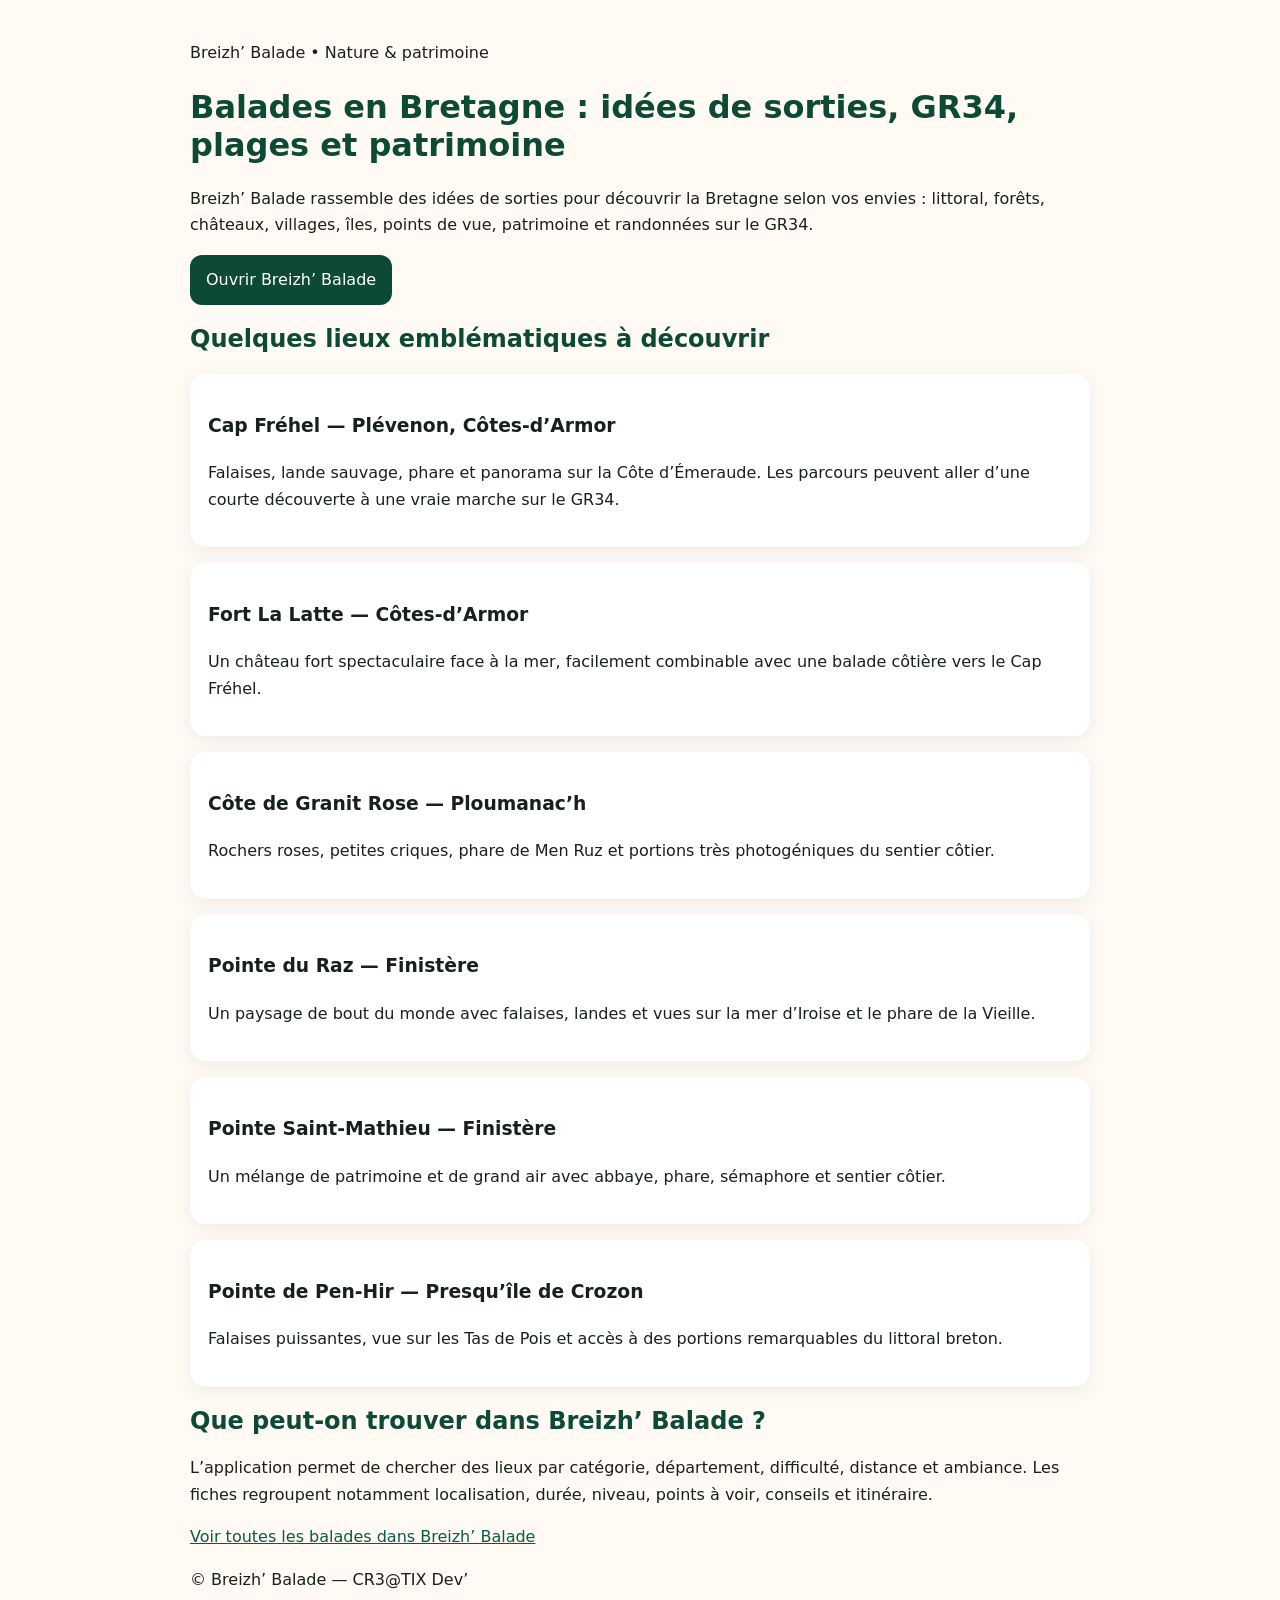
<file: guide-bretagne.html>
<!doctype html><html lang="fr"><head><meta charset="utf-8"><meta name="viewport" content="width=device-width,initial-scale=1"><title>Balades en Bretagne : idées de sorties, GR34, plages et patrimoine | Breizh’ Balade</title><meta name="description" content="Découvrez des idées de balades et sorties en Bretagne : Finistère, Côtes-d’Armor, GR34, plages, falaises, châteaux, patrimoine et lieux nature avec Breizh’ Balade."><meta name="robots" content="index,follow,max-image-preview:large"><link rel="canonical" href="https://kevinlabens-del.github.io/breizh-balade/guide-bretagne.html"><meta property="og:type" content="website"><meta property="og:locale" content="fr_FR"><meta property="og:title" content="Balades en Bretagne | Breizh’ Balade"><meta property="og:description" content="Un guide de sorties et balades en Bretagne : littoral, GR34, patrimoine et nature."><meta property="og:url" content="https://kevinlabens-del.github.io/breizh-balade/guide-bretagne.html"><script type="application/ld+json">{"@context":"https://schema.org","@type":"CollectionPage","name":"Balades en Bretagne — Breizh’ Balade","url":"https://kevinlabens-del.github.io/breizh-balade/guide-bretagne.html","description":"Guide de balades, sorties nature et patrimoine en Bretagne.","isPartOf":{"@type":"WebSite","name":"Breizh’ Balade","url":"https://kevinlabens-del.github.io/breizh-balade/"}}</script><style>body{font-family:system-ui,-apple-system,sans-serif;max-width:900px;margin:auto;padding:24px;line-height:1.65;color:#17211b;background:#fffaf3}h1,h2{line-height:1.2;color:#0d4a35}a{color:#075c43}article{background:#fff;padding:18px;border-radius:16px;margin:16px 0;box-shadow:0 4px 18px #0001}.cta{display:inline-block;padding:12px 16px;background:#0d4a35;color:white;border-radius:12px;text-decoration:none}</style></head><body><header><p>Breizh’ Balade • Nature & patrimoine</p><h1>Balades en Bretagne : idées de sorties, GR34, plages et patrimoine</h1><p>Breizh’ Balade rassemble des idées de sorties pour découvrir la Bretagne selon vos envies : littoral, forêts, châteaux, villages, îles, points de vue, patrimoine et randonnées sur le GR34.</p><a class="cta" href="https://kevinlabens-del.github.io/breizh-balade/?bb_splash=done">Ouvrir Breizh’ Balade</a></header><main><h2>Quelques lieux emblématiques à découvrir</h2><article><h3>Cap Fréhel — Plévenon, Côtes-d’Armor</h3><p>Falaises, lande sauvage, phare et panorama sur la Côte d’Émeraude. Les parcours peuvent aller d’une courte découverte à une vraie marche sur le GR34.</p></article><article><h3>Fort La Latte — Côtes-d’Armor</h3><p>Un château fort spectaculaire face à la mer, facilement combinable avec une balade côtière vers le Cap Fréhel.</p></article><article><h3>Côte de Granit Rose — Ploumanac’h</h3><p>Rochers roses, petites criques, phare de Men Ruz et portions très photogéniques du sentier côtier.</p></article><article><h3>Pointe du Raz — Finistère</h3><p>Un paysage de bout du monde avec falaises, landes et vues sur la mer d’Iroise et le phare de la Vieille.</p></article><article><h3>Pointe Saint-Mathieu — Finistère</h3><p>Un mélange de patrimoine et de grand air avec abbaye, phare, sémaphore et sentier côtier.</p></article><article><h3>Pointe de Pen-Hir — Presqu’île de Crozon</h3><p>Falaises puissantes, vue sur les Tas de Pois et accès à des portions remarquables du littoral breton.</p></article><h2>Que peut-on trouver dans Breizh’ Balade ?</h2><p>L’application permet de chercher des lieux par catégorie, département, difficulté, distance et ambiance. Les fiches regroupent notamment localisation, durée, niveau, points à voir, conseils et itinéraire.</p><p><a href="https://kevinlabens-del.github.io/breizh-balade/?bb_splash=done">Voir toutes les balades dans Breizh’ Balade</a></p></main><footer><p>© Breizh’ Balade — CR3@TIX Dev’</p></footer></body></html>
</file>
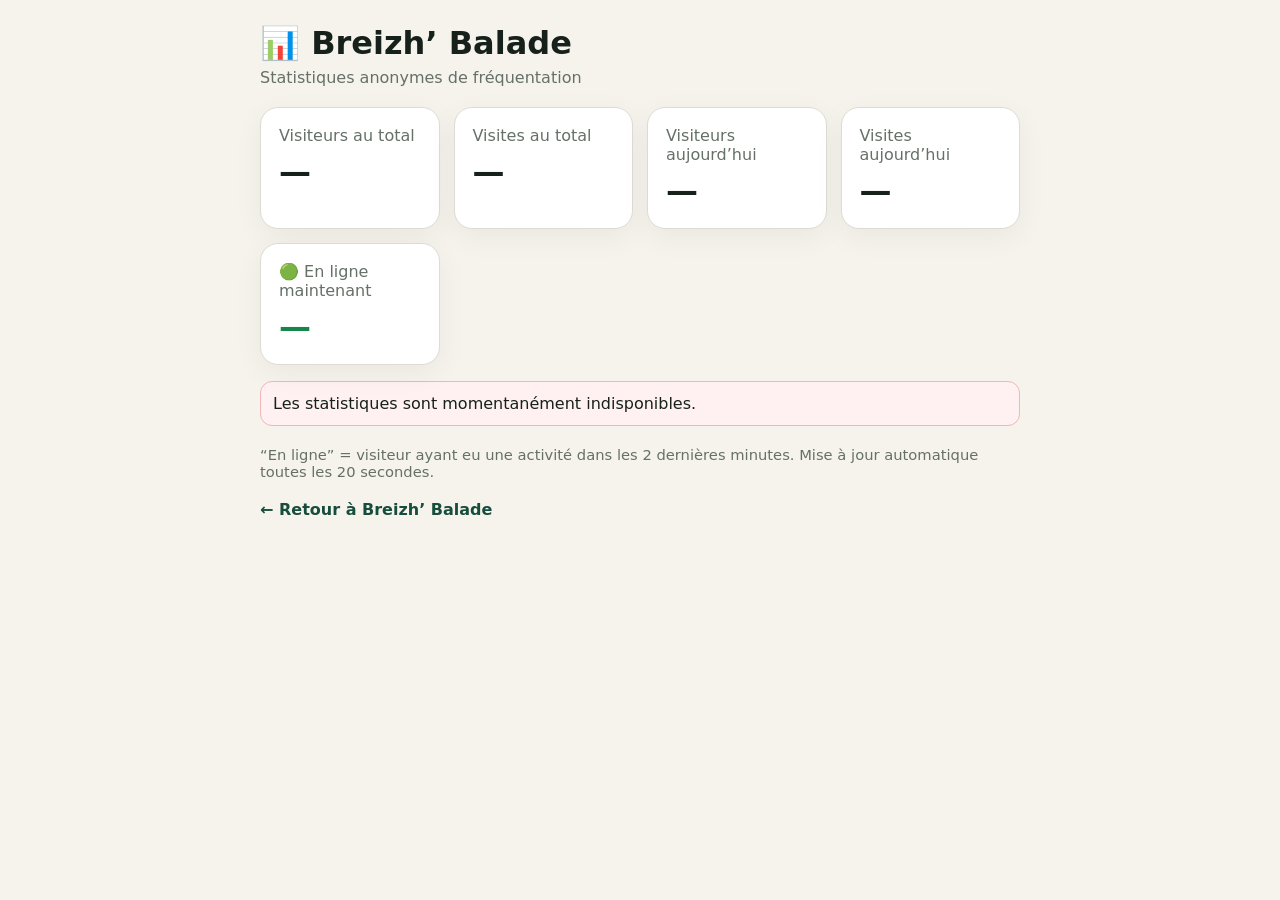
<file: stats.html>
<!doctype html>
<html lang="fr">
<head>
  <meta charset="utf-8">
  <meta name="viewport" content="width=device-width,initial-scale=1,viewport-fit=cover">
  <meta name="robots" content="noindex,nofollow">
  <title>Breizh’ Balade — Statistiques</title>
  <style>
    :root{font-family:system-ui,-apple-system,BlinkMacSystemFont,"Segoe UI",sans-serif;color:#17211c;background:#f6f3ec}
    *{box-sizing:border-box}body{margin:0;padding:24px}.wrap{max-width:760px;margin:auto}.head{margin-bottom:20px}.head h1{margin:0 0 6px}.head p{margin:0;color:#657068}.grid{display:grid;grid-template-columns:repeat(auto-fit,minmax(150px,1fr));gap:14px}.card{background:#fff;border:1px solid #dedbd3;border-radius:18px;padding:18px;box-shadow:0 8px 30px rgba(0,0,0,.05)}.value{font-size:2rem;font-weight:800;margin-top:8px}.label{color:#657068}.online .value{color:#16864a}.foot{margin-top:20px;color:#657068;font-size:.92rem}.error{background:#fff1f1;border:1px solid #efb7b7;padding:12px;border-radius:12px;margin-top:16px;display:none}.back{display:inline-block;margin-top:20px;color:#164d3d;text-decoration:none;font-weight:700}
  </style>
</head>
<body>
<div class="wrap">
  <div class="head"><h1>📊 Breizh’ Balade</h1><p>Statistiques anonymes de fréquentation</p></div>
  <div class="grid">
    <div class="card"><div class="label">Visiteurs au total</div><div class="value" id="totalVisitors">—</div></div>
    <div class="card"><div class="label">Visites au total</div><div class="value" id="totalVisits">—</div></div>
    <div class="card"><div class="label">Visiteurs aujourd’hui</div><div class="value" id="todayVisitors">—</div></div>
    <div class="card"><div class="label">Visites aujourd’hui</div><div class="value" id="todayVisits">—</div></div>
    <div class="card online"><div class="label">🟢 En ligne maintenant</div><div class="value" id="onlineNow">—</div></div>
  </div>
  <div class="error" id="error">Les statistiques sont momentanément indisponibles.</div>
  <div class="foot">“En ligne” = visiteur ayant eu une activité dans les 2 dernières minutes. Mise à jour automatique toutes les 20 secondes.</div>
  <a class="back" href="./">← Retour à Breizh’ Balade</a>
</div>
<script>
(() => {
  const endpoint='https://kokmqcqlpkruoewhewcb.supabase.co/functions/v1/breizh-analytics';
  const $=id=>document.getElementById(id);
  const set=(id,v)=>$(id).textContent=Number(v||0).toLocaleString('fr-FR');
  const load=async()=>{
    try{
      const r=await fetch(endpoint,{cache:'no-store'});
      if(!r.ok)throw new Error('stats');
      const d=await r.json();
      set('totalVisitors',d.total_visitors);set('totalVisits',d.total_visits);set('todayVisitors',d.visitors_today);set('todayVisits',d.visits_today);set('onlineNow',d.online_now);$('error').style.display='none';
    }catch(_){$('error').style.display='block';}
  };
  load();setInterval(load,20000);
})();
</script>
</body>
</html>
</file>
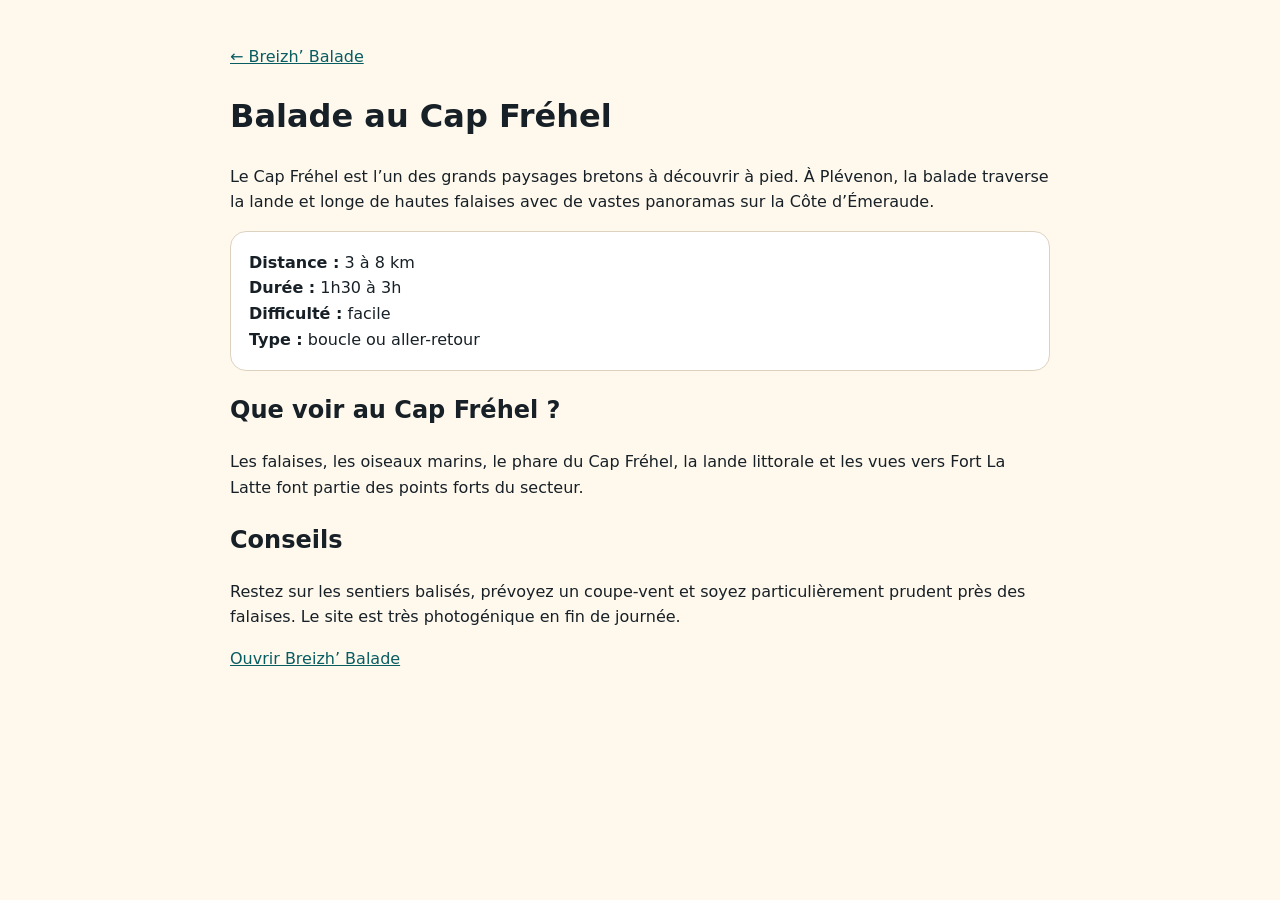
<file: lieux/cap-frehel.html>
<!doctype html><html lang="fr"><head><meta charset="utf-8"><meta name="viewport" content="width=device-width,initial-scale=1"><title>Cap Fréhel — Balade et randonnée en Bretagne | Breizh’ Balade</title><meta name="description" content="Découvrez le Cap Fréhel à Plévenon : falaises, phare, lande, GR34, durée, distance et conseils pour une balade en Bretagne."><meta name="robots" content="index,follow,max-image-preview:large"><link rel="canonical" href="https://kevinlabens-del.github.io/breizh-balade/lieux/cap-frehel.html"><script type="application/ld+json">{"@context":"https://schema.org","@type":"TouristAttraction","name":"Cap Fréhel","address":{"@type":"PostalAddress","addressLocality":"Plévenon","addressRegion":"Côtes-d’Armor","addressCountry":"FR"},"url":"https://kevinlabens-del.github.io/breizh-balade/lieux/cap-frehel.html","geo":{"@type":"GeoCoordinates","latitude":48.6833,"longitude":-2.3186}}</script><style>body{font-family:system-ui;max-width:820px;margin:auto;padding:28px;line-height:1.6;background:#fff8ed;color:#172026}a{color:#075d62}.box{padding:18px;border:1px solid #ddd2bf;border-radius:16px;background:#fff}</style></head><body><main><p><a href="../">← Breizh’ Balade</a></p><h1>Balade au Cap Fréhel</h1><p>Le Cap Fréhel est l’un des grands paysages bretons à découvrir à pied. À Plévenon, la balade traverse la lande et longe de hautes falaises avec de vastes panoramas sur la Côte d’Émeraude.</p><div class="box"><strong>Distance :</strong> 3 à 8 km<br><strong>Durée :</strong> 1h30 à 3h<br><strong>Difficulté :</strong> facile<br><strong>Type :</strong> boucle ou aller-retour</div><h2>Que voir au Cap Fréhel ?</h2><p>Les falaises, les oiseaux marins, le phare du Cap Fréhel, la lande littorale et les vues vers Fort La Latte font partie des points forts du secteur.</p><h2>Conseils</h2><p>Restez sur les sentiers balisés, prévoyez un coupe-vent et soyez particulièrement prudent près des falaises. Le site est très photogénique en fin de journée.</p><p><a href="../app.html">Ouvrir Breizh’ Balade</a></p></main></body></html>
</file>
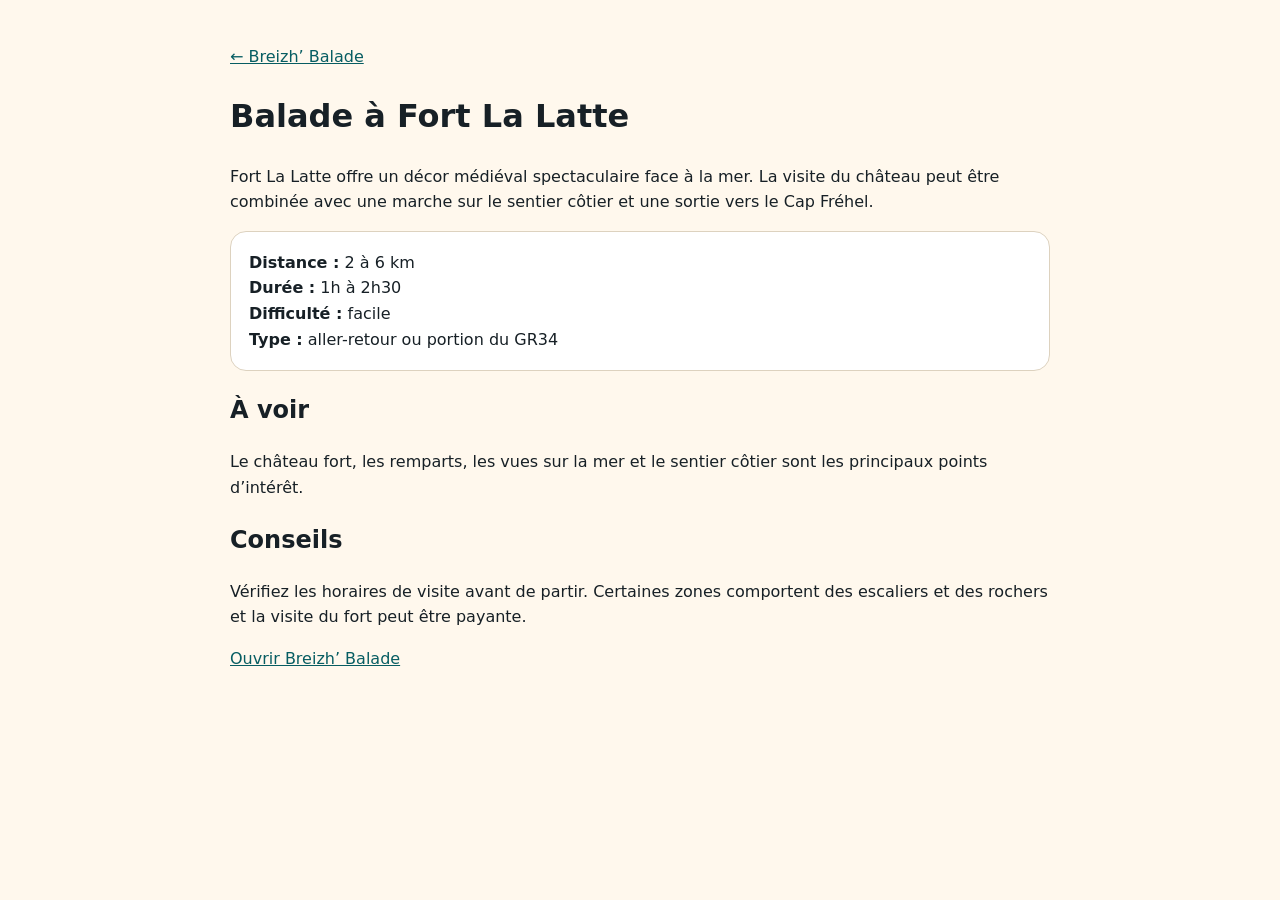
<file: lieux/fort-la-latte.html>
<!doctype html><html lang="fr"><head><meta charset="utf-8"><meta name="viewport" content="width=device-width,initial-scale=1"><title>Fort La Latte — Balade et château en Bretagne | Breizh’ Balade</title><meta name="description" content="Découvrez Fort La Latte à Plévenon : château, remparts, sentier côtier, durée, distance et conseils pour une balade en Bretagne."><meta name="robots" content="index,follow,max-image-preview:large"><link rel="canonical" href="https://kevinlabens-del.github.io/breizh-balade/lieux/fort-la-latte.html"><script type="application/ld+json">{"@context":"https://schema.org","@type":"TouristAttraction","name":"Fort La Latte","address":{"@type":"PostalAddress","addressLocality":"Plévenon","addressRegion":"Côtes-d’Armor","addressCountry":"FR"},"url":"https://kevinlabens-del.github.io/breizh-balade/lieux/fort-la-latte.html","geo":{"@type":"GeoCoordinates","latitude":48.6686,"longitude":-2.2919}}</script><style>body{font-family:system-ui;max-width:820px;margin:auto;padding:28px;line-height:1.6;background:#fff8ed;color:#172026}a{color:#075d62}.box{padding:18px;border:1px solid #ddd2bf;border-radius:16px;background:#fff}</style></head><body><main><p><a href="../">← Breizh’ Balade</a></p><h1>Balade à Fort La Latte</h1><p>Fort La Latte offre un décor médiéval spectaculaire face à la mer. La visite du château peut être combinée avec une marche sur le sentier côtier et une sortie vers le Cap Fréhel.</p><div class="box"><strong>Distance :</strong> 2 à 6 km<br><strong>Durée :</strong> 1h à 2h30<br><strong>Difficulté :</strong> facile<br><strong>Type :</strong> aller-retour ou portion du GR34</div><h2>À voir</h2><p>Le château fort, les remparts, les vues sur la mer et le sentier côtier sont les principaux points d’intérêt.</p><h2>Conseils</h2><p>Vérifiez les horaires de visite avant de partir. Certaines zones comportent des escaliers et des rochers et la visite du fort peut être payante.</p><p><a href="../app.html">Ouvrir Breizh’ Balade</a></p></main></body></html>
</file>
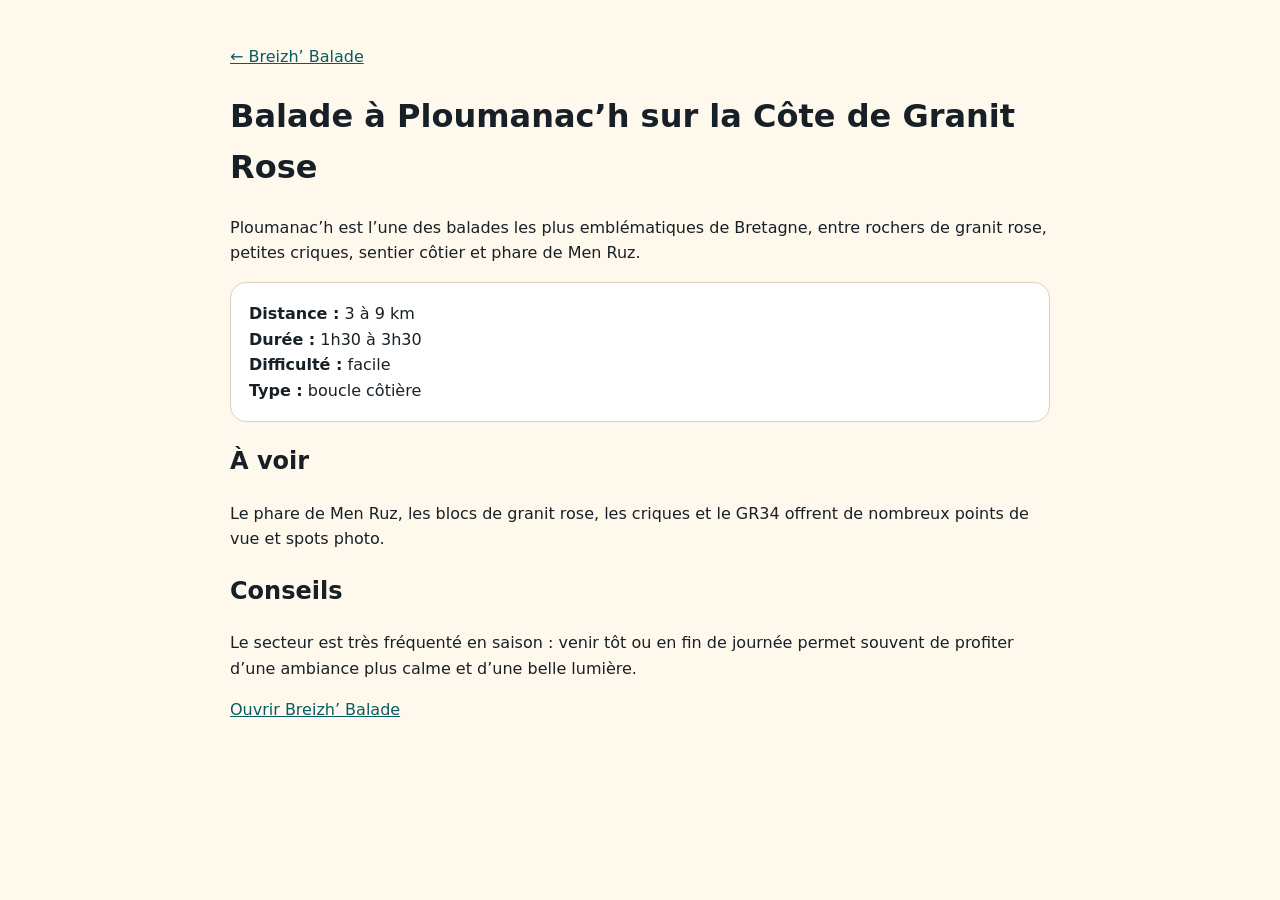
<file: lieux/ploumanach-granit-rose.html>
<!doctype html><html lang="fr"><head><meta charset="utf-8"><meta name="viewport" content="width=device-width,initial-scale=1"><title>Ploumanac’h — Balade Côte de Granit Rose | Breizh’ Balade</title><meta name="description" content="Balade à Ploumanac’h sur la Côte de Granit Rose : phare de Men Ruz, criques, GR34, distance, durée et conseils."><meta name="robots" content="index,follow,max-image-preview:large"><link rel="canonical" href="https://kevinlabens-del.github.io/breizh-balade/lieux/ploumanach-granit-rose.html"><script type="application/ld+json">{"@context":"https://schema.org","@type":"TouristAttraction","name":"Côte de Granit Rose — Ploumanac’h","address":{"@type":"PostalAddress","addressLocality":"Perros-Guirec","addressRegion":"Côtes-d’Armor","addressCountry":"FR"},"url":"https://kevinlabens-del.github.io/breizh-balade/lieux/ploumanach-granit-rose.html","geo":{"@type":"GeoCoordinates","latitude":48.8311,"longitude":-3.4838}}</script><style>body{font-family:system-ui;max-width:820px;margin:auto;padding:28px;line-height:1.6;background:#fff8ed;color:#172026}a{color:#075d62}.box{padding:18px;border:1px solid #ddd2bf;border-radius:16px;background:#fff}</style></head><body><main><p><a href="../">← Breizh’ Balade</a></p><h1>Balade à Ploumanac’h sur la Côte de Granit Rose</h1><p>Ploumanac’h est l’une des balades les plus emblématiques de Bretagne, entre rochers de granit rose, petites criques, sentier côtier et phare de Men Ruz.</p><div class="box"><strong>Distance :</strong> 3 à 9 km<br><strong>Durée :</strong> 1h30 à 3h30<br><strong>Difficulté :</strong> facile<br><strong>Type :</strong> boucle côtière</div><h2>À voir</h2><p>Le phare de Men Ruz, les blocs de granit rose, les criques et le GR34 offrent de nombreux points de vue et spots photo.</p><h2>Conseils</h2><p>Le secteur est très fréquenté en saison : venir tôt ou en fin de journée permet souvent de profiter d’une ambiance plus calme et d’une belle lumière.</p><p><a href="../app.html">Ouvrir Breizh’ Balade</a></p></main></body></html>
</file>
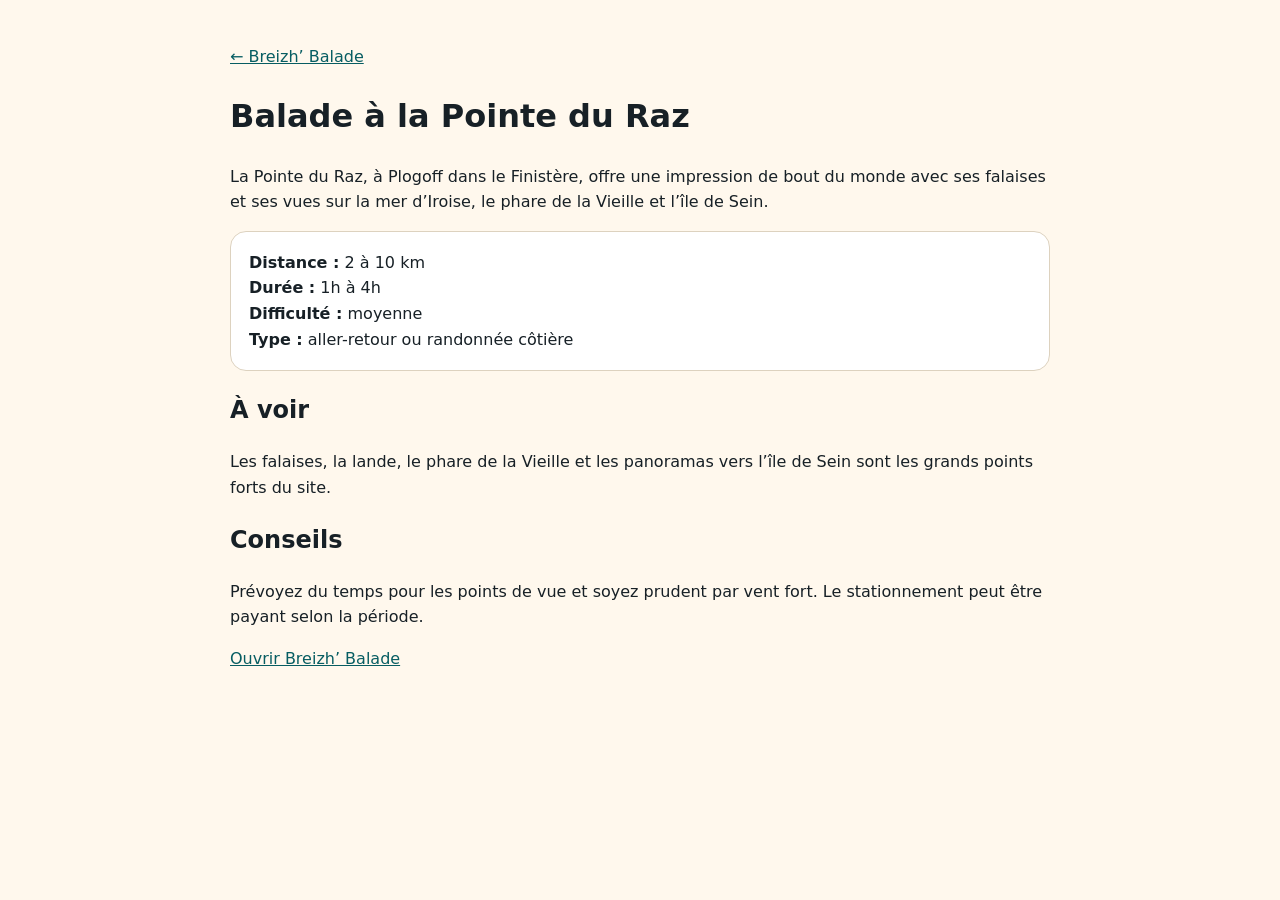
<file: lieux/pointe-du-raz.html>
<!doctype html><html lang="fr"><head><meta charset="utf-8"><meta name="viewport" content="width=device-width,initial-scale=1"><title>Pointe du Raz — Balade et randonnée en Finistère | Breizh’ Balade</title><meta name="description" content="Préparez une balade à la Pointe du Raz à Plogoff : falaises, mer d’Iroise, phare de la Vieille, distance, durée et conseils."><meta name="robots" content="index,follow,max-image-preview:large"><link rel="canonical" href="https://kevinlabens-del.github.io/breizh-balade/lieux/pointe-du-raz.html"><script type="application/ld+json">{"@context":"https://schema.org","@type":"TouristAttraction","name":"Pointe du Raz","address":{"@type":"PostalAddress","addressLocality":"Plogoff","addressRegion":"Finistère","addressCountry":"FR"},"url":"https://kevinlabens-del.github.io/breizh-balade/lieux/pointe-du-raz.html","geo":{"@type":"GeoCoordinates","latitude":48.0373,"longitude":-4.739}}</script><style>body{font-family:system-ui;max-width:820px;margin:auto;padding:28px;line-height:1.6;background:#fff8ed;color:#172026}a{color:#075d62}.box{padding:18px;border:1px solid #ddd2bf;border-radius:16px;background:#fff}</style></head><body><main><p><a href="../">← Breizh’ Balade</a></p><h1>Balade à la Pointe du Raz</h1><p>La Pointe du Raz, à Plogoff dans le Finistère, offre une impression de bout du monde avec ses falaises et ses vues sur la mer d’Iroise, le phare de la Vieille et l’île de Sein.</p><div class="box"><strong>Distance :</strong> 2 à 10 km<br><strong>Durée :</strong> 1h à 4h<br><strong>Difficulté :</strong> moyenne<br><strong>Type :</strong> aller-retour ou randonnée côtière</div><h2>À voir</h2><p>Les falaises, la lande, le phare de la Vieille et les panoramas vers l’île de Sein sont les grands points forts du site.</p><h2>Conseils</h2><p>Prévoyez du temps pour les points de vue et soyez prudent par vent fort. Le stationnement peut être payant selon la période.</p><p><a href="../app.html">Ouvrir Breizh’ Balade</a></p></main></body></html>
</file>
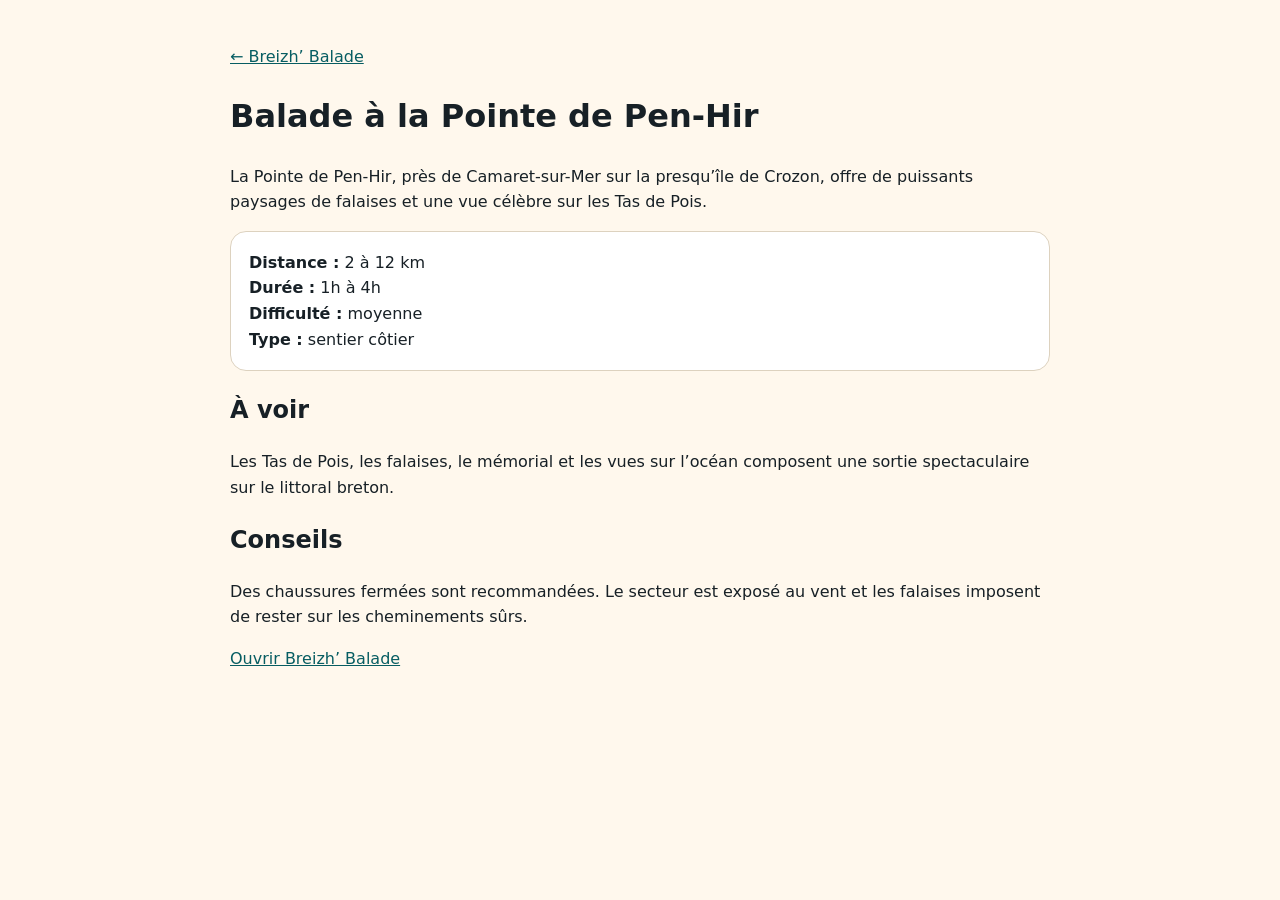
<file: lieux/pointe-pen-hir.html>
<!doctype html><html lang="fr"><head><meta charset="utf-8"><meta name="viewport" content="width=device-width,initial-scale=1"><title>Pointe de Pen-Hir — Balade à Crozon | Breizh’ Balade</title><meta name="description" content="Découvrez la Pointe de Pen-Hir à Camaret-sur-Mer : falaises, Tas de Pois, GR34, distance, durée et conseils pour une balade à Crozon."><meta name="robots" content="index,follow,max-image-preview:large"><link rel="canonical" href="https://kevinlabens-del.github.io/breizh-balade/lieux/pointe-pen-hir.html"><script type="application/ld+json">{"@context":"https://schema.org","@type":"TouristAttraction","name":"Pointe de Pen-Hir","address":{"@type":"PostalAddress","addressLocality":"Camaret-sur-Mer","addressRegion":"Finistère","addressCountry":"FR"},"url":"https://kevinlabens-del.github.io/breizh-balade/lieux/pointe-pen-hir.html","geo":{"@type":"GeoCoordinates","latitude":48.2594,"longitude":-4.6202}}</script><style>body{font-family:system-ui;max-width:820px;margin:auto;padding:28px;line-height:1.6;background:#fff8ed;color:#172026}a{color:#075d62}.box{padding:18px;border:1px solid #ddd2bf;border-radius:16px;background:#fff}</style></head><body><main><p><a href="../">← Breizh’ Balade</a></p><h1>Balade à la Pointe de Pen-Hir</h1><p>La Pointe de Pen-Hir, près de Camaret-sur-Mer sur la presqu’île de Crozon, offre de puissants paysages de falaises et une vue célèbre sur les Tas de Pois.</p><div class="box"><strong>Distance :</strong> 2 à 12 km<br><strong>Durée :</strong> 1h à 4h<br><strong>Difficulté :</strong> moyenne<br><strong>Type :</strong> sentier côtier</div><h2>À voir</h2><p>Les Tas de Pois, les falaises, le mémorial et les vues sur l’océan composent une sortie spectaculaire sur le littoral breton.</p><h2>Conseils</h2><p>Des chaussures fermées sont recommandées. Le secteur est exposé au vent et les falaises imposent de rester sur les cheminements sûrs.</p><p><a href="../app.html">Ouvrir Breizh’ Balade</a></p></main></body></html>
</file>
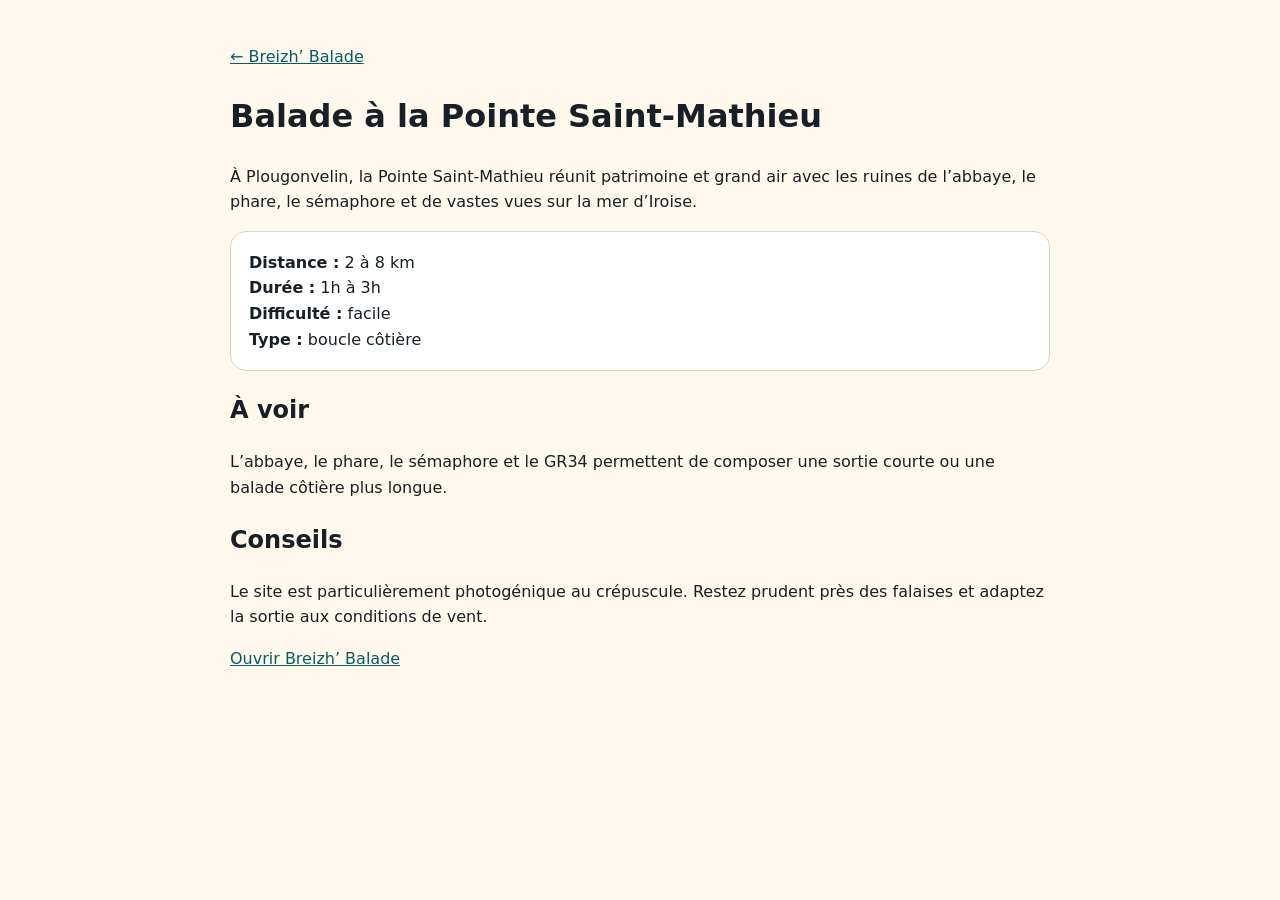
<file: lieux/pointe-saint-mathieu.html>
<!doctype html><html lang="fr"><head><meta charset="utf-8"><meta name="viewport" content="width=device-width,initial-scale=1"><title>Pointe Saint-Mathieu — Balade en Finistère | Breizh’ Balade</title><meta name="description" content="Découvrez la Pointe Saint-Mathieu à Plougonvelin : abbaye, phare, GR34, distance, durée et conseils pour une balade en Finistère."><meta name="robots" content="index,follow,max-image-preview:large"><link rel="canonical" href="https://kevinlabens-del.github.io/breizh-balade/lieux/pointe-saint-mathieu.html"><script type="application/ld+json">{"@context":"https://schema.org","@type":"TouristAttraction","name":"Pointe Saint-Mathieu","address":{"@type":"PostalAddress","addressLocality":"Plougonvelin","addressRegion":"Finistère","addressCountry":"FR"},"url":"https://kevinlabens-del.github.io/breizh-balade/lieux/pointe-saint-mathieu.html","geo":{"@type":"GeoCoordinates","latitude":48.3306,"longitude":-4.7708}}</script><style>body{font-family:system-ui;max-width:820px;margin:auto;padding:28px;line-height:1.6;background:#fff8ed;color:#172026}a{color:#075d62}.box{padding:18px;border:1px solid #ddd2bf;border-radius:16px;background:#fff}</style></head><body><main><p><a href="../">← Breizh’ Balade</a></p><h1>Balade à la Pointe Saint-Mathieu</h1><p>À Plougonvelin, la Pointe Saint-Mathieu réunit patrimoine et grand air avec les ruines de l’abbaye, le phare, le sémaphore et de vastes vues sur la mer d’Iroise.</p><div class="box"><strong>Distance :</strong> 2 à 8 km<br><strong>Durée :</strong> 1h à 3h<br><strong>Difficulté :</strong> facile<br><strong>Type :</strong> boucle côtière</div><h2>À voir</h2><p>L’abbaye, le phare, le sémaphore et le GR34 permettent de composer une sortie courte ou une balade côtière plus longue.</p><h2>Conseils</h2><p>Le site est particulièrement photogénique au crépuscule. Restez prudent près des falaises et adaptez la sortie aux conditions de vent.</p><p><a href="../app.html">Ouvrir Breizh’ Balade</a></p></main></body></html>
</file>
